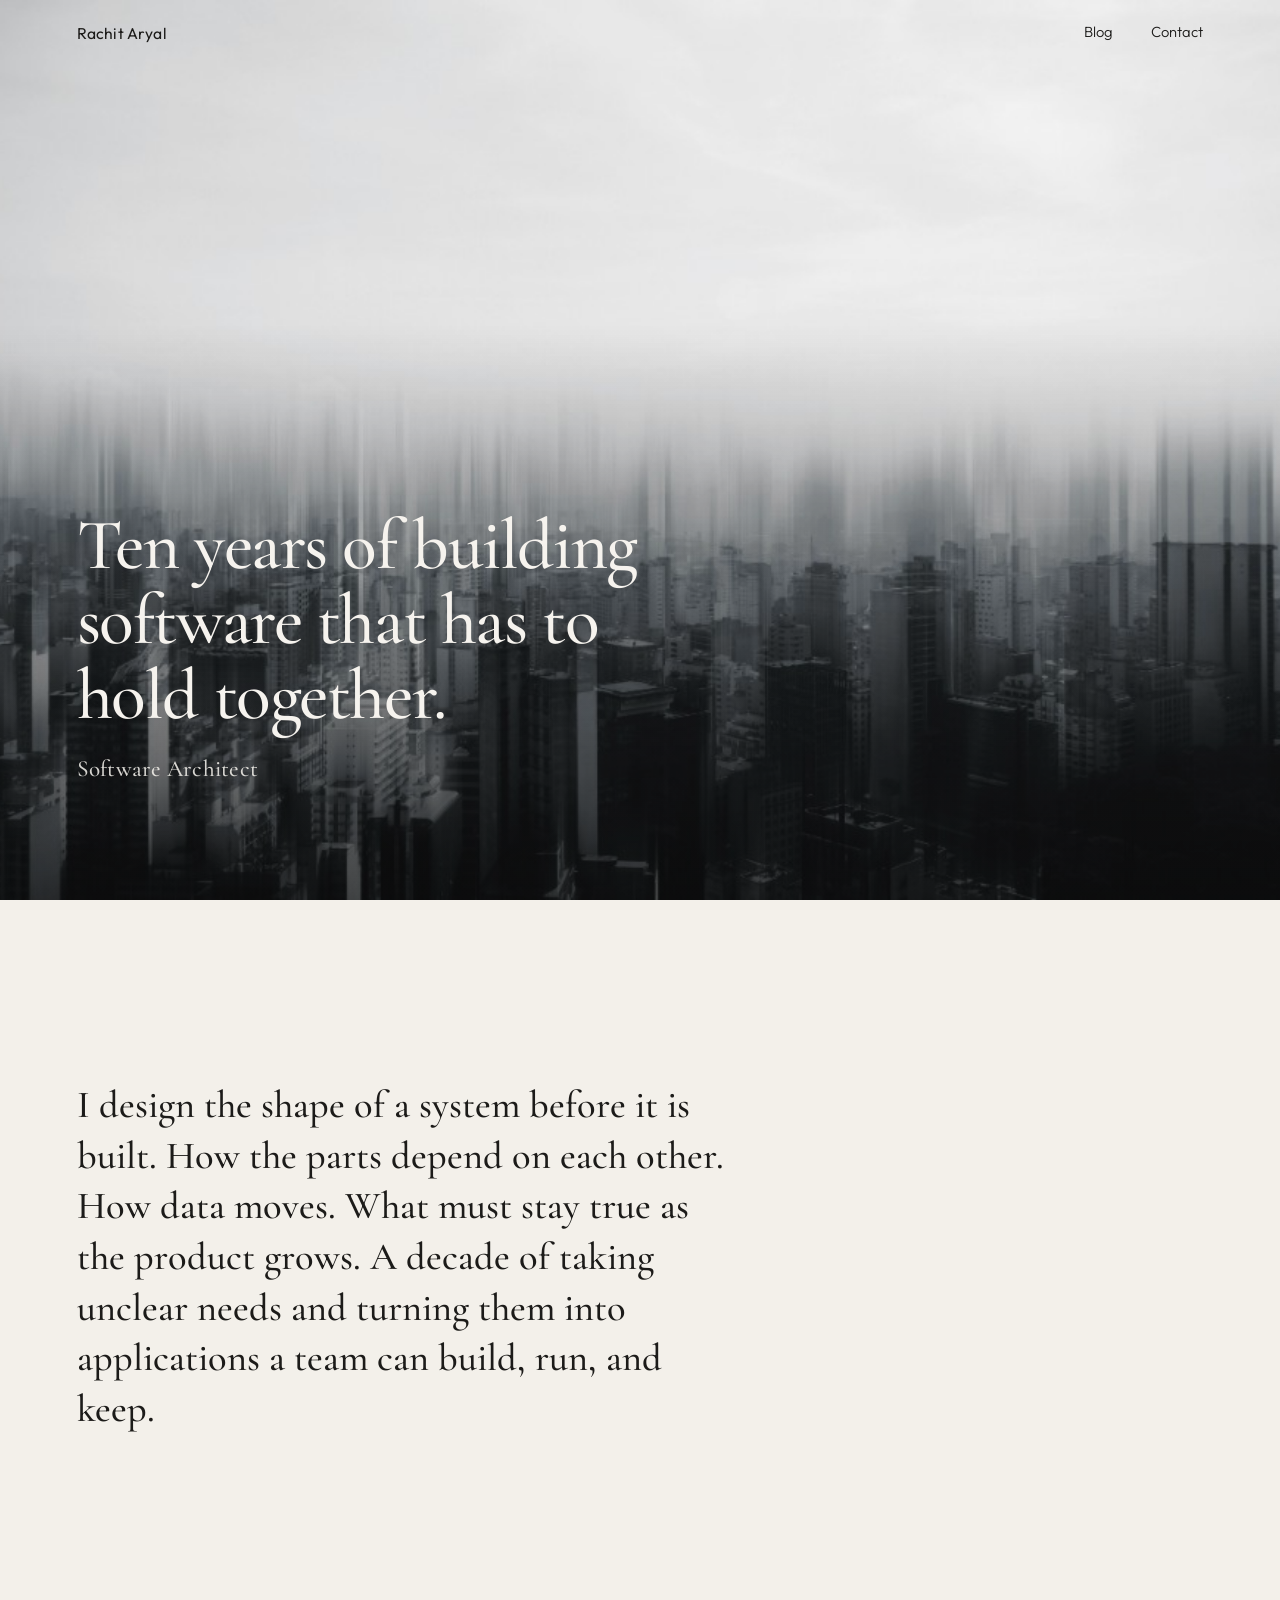
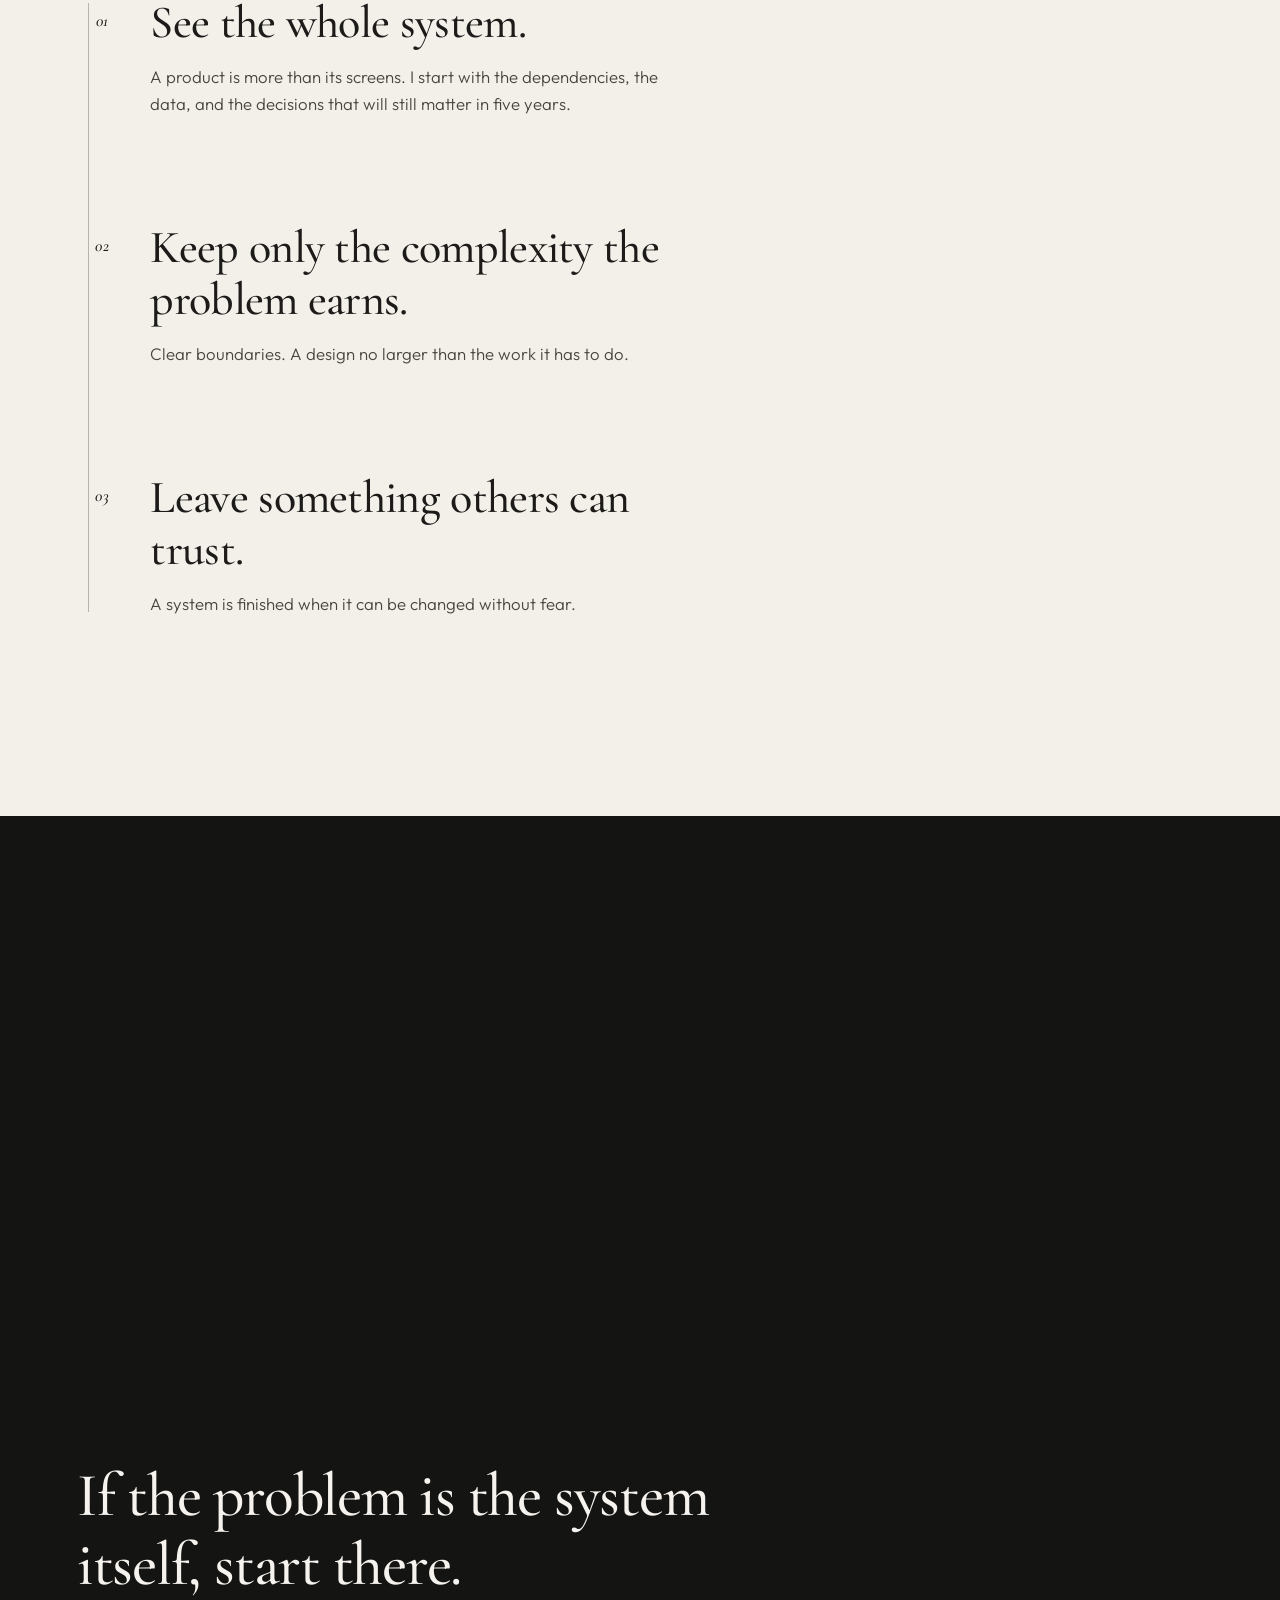
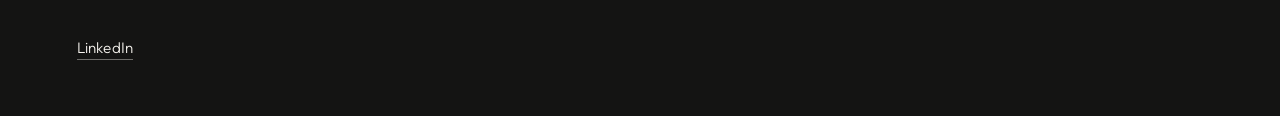
<file: index.html>
<!DOCTYPE html>
<html lang="en">
  <head>
    <meta charset="utf-8" />
    <meta name="viewport" content="width=device-width, initial-scale=1" />
    <title>Rachit Aryal — Software Architect</title>
    <meta
      name="description"
      content="Rachit Aryal, software architect. Ten years of building software that has to hold together."
    />
    <meta name="theme-color" content="#f3f0ea" />
    <link rel="icon" href="favicon.svg" type="image/svg+xml" />
    <link rel="preconnect" href="https://fonts.googleapis.com" />
    <link rel="preconnect" href="https://fonts.gstatic.com" crossorigin />
    <link
      href="https://fonts.googleapis.com/css2?family=Cormorant+Garamond:ital,wght@0,500;0,600;1,500&family=Outfit:wght@300;400&display=swap"
      rel="stylesheet"
    />
    <link rel="stylesheet" href="styles.css" />
  </head>
  <body>
    <img
      class="plate"
      src="city.jpg"
      alt="Fog over a dense city, the towers dissolving upward into white."
    />
    <div class="veil" aria-hidden="true"></div>

    <header class="site-header">
      <a class="brand" href="#top">Rachit Aryal</a>
      <nav class="nav" aria-label="Site">
        <a href="blog/">Blog</a>
        <a href="#contact">Contact</a>
      </nav>
    </header>

    <main id="top">
      <section class="hero" aria-labelledby="statement">
        <div class="hero-copy">
          <h1 id="statement">
            Ten years of building software that has to hold together.
          </h1>
          <p class="role">Software Architect</p>
        </div>
      </section>

      <div class="sheet">
        <section class="about" aria-label="Practice">
          <p>
            I design the shape of a system before it is built. How the parts
            depend on each other. How data moves. What must stay true as the
            product grows. A decade of taking unclear needs and turning them
            into applications a team can build, run, and keep.
          </p>
        </section>

        <section class="principles" aria-label="Principles">
          <ol>
            <li>
              <span class="num">01</span>
              <div>
                <h2>See the whole system.</h2>
                <p>
                  A product is more than its screens. I start with the
                  dependencies, the data, and the decisions that will still
                  matter in five years.
                </p>
              </div>
            </li>
            <li>
              <span class="num">02</span>
              <div>
                <h2>Keep only the complexity the problem earns.</h2>
                <p>
                  Clear boundaries. A design no larger than the work it has to
                  do.
                </p>
              </div>
            </li>
            <li>
              <span class="num">03</span>
              <div>
                <h2>Leave something others can trust.</h2>
                <p>
                  A system is finished when it can be changed without fear.
                </p>
              </div>
            </li>
          </ol>
        </section>
      </div>

      <section class="close" id="contact" data-dark>
        <p>If the problem is the system itself, start there.</p>
        <a class="write" href="https://www.linkedin.com/in/rachitaryal/">LinkedIn</a>
      </section>
    </main>

    <script src="site.js"></script>
  </body>
</html>
</file>
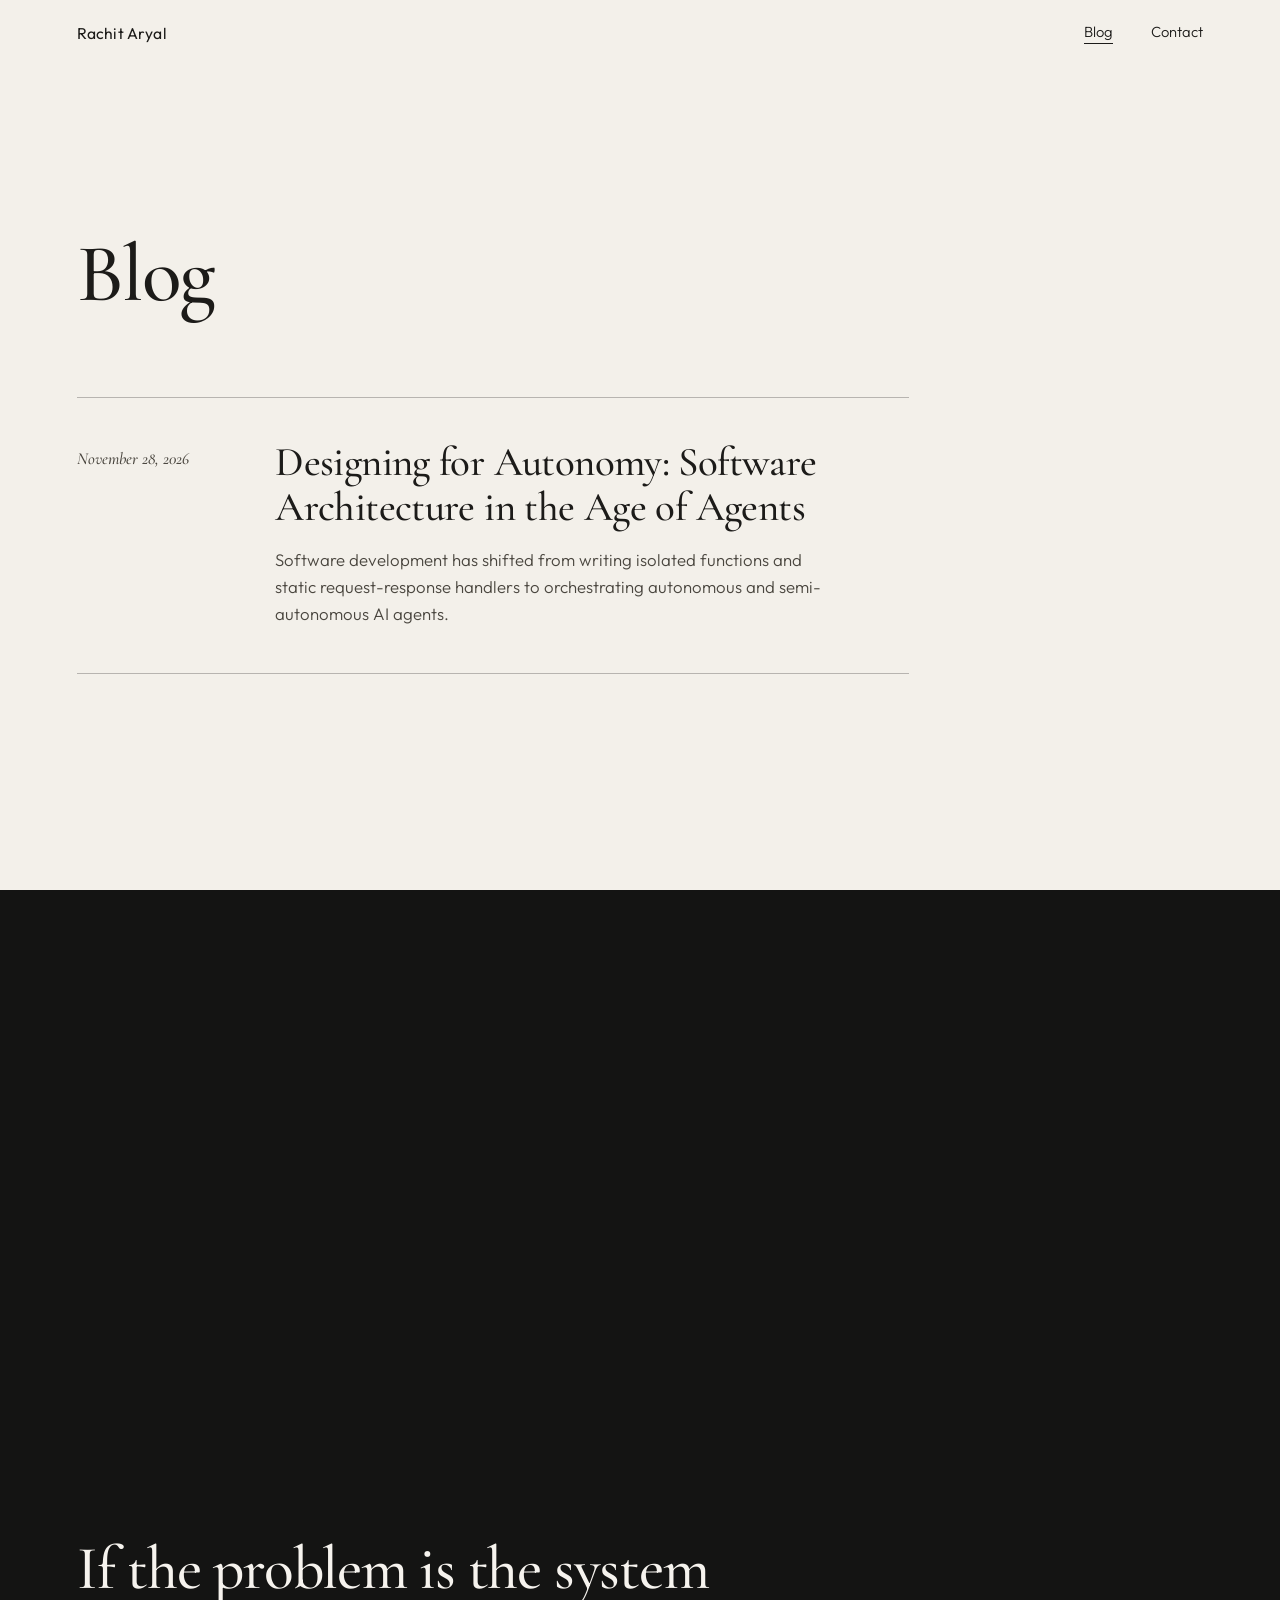
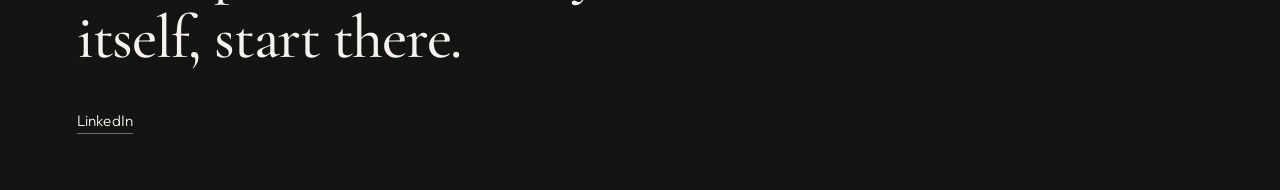
<file: blog/index.html>
<!DOCTYPE html>
<html lang="en">
  <head>
    <meta charset="utf-8" />
    <meta name="viewport" content="width=device-width, initial-scale=1" />
    <title>Blog — Rachit Aryal</title>
    <meta
      name="description"
      content="Writing by Rachit Aryal, software architect."
    />
    <meta name="theme-color" content="#f3f0ea" />
    <link rel="icon" href="../favicon.svg" type="image/svg+xml" />
    <link rel="preconnect" href="https://fonts.googleapis.com" />
    <link rel="preconnect" href="https://fonts.gstatic.com" crossorigin />
    <link
      href="https://fonts.googleapis.com/css2?family=Cormorant+Garamond:ital,wght@0,500;0,600;1,500&family=Outfit:wght@300;400&display=swap"
      rel="stylesheet"
    />
    <link rel="stylesheet" href="../styles.css" />
  </head>
  <body class="paper">
    <header class="site-header">
      <a class="brand" href="../">Rachit Aryal</a>
      <nav class="nav" aria-label="Site">
        <a href="./" aria-current="page">Blog</a>
        <a href="#contact">Contact</a>
      </nav>
    </header>

    <main>
      <div class="sheet">
        <header class="page-head">
          <h1>Blog</h1>
        </header>

        <ol class="posts">
          <li>
            <a class="post-link" href="designing-for-autonomy/">
              <time datetime="2026-11-28">November 28, 2026</time>
              <div>
                <h2>
                  Designing for Autonomy: Software Architecture in the Age of
                  Agents
                </h2>
                <p>
                  Software development has shifted from writing isolated
                  functions and static request-response handlers to
                  orchestrating autonomous and semi-autonomous AI agents.
                </p>
              </div>
            </a>
          </li>
        </ol>
      </div>

      <section class="close" id="contact" data-dark>
        <p>If the problem is the system itself, start there.</p>
        <a class="write" href="https://www.linkedin.com/in/rachitaryal/">LinkedIn</a>
      </section>
    </main>

    <script src="../site.js"></script>
  </body>
</html>
</file>
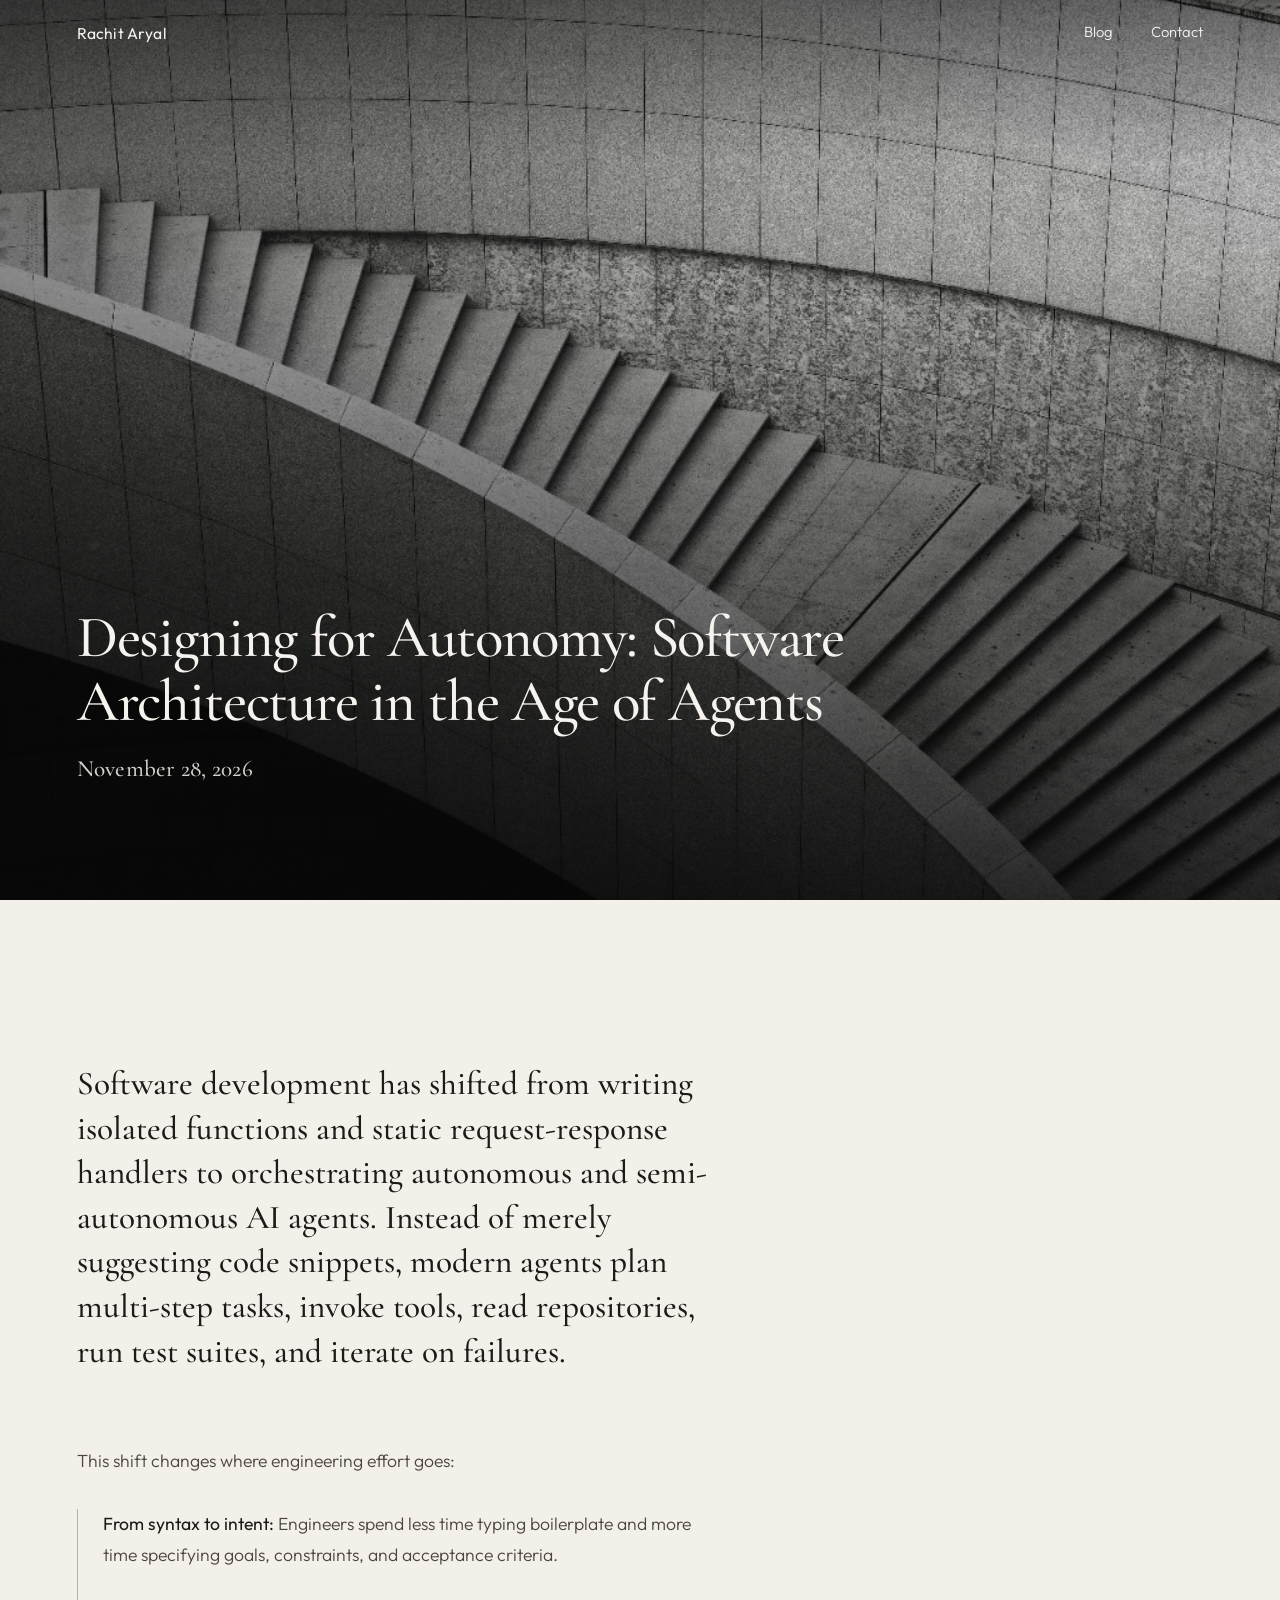
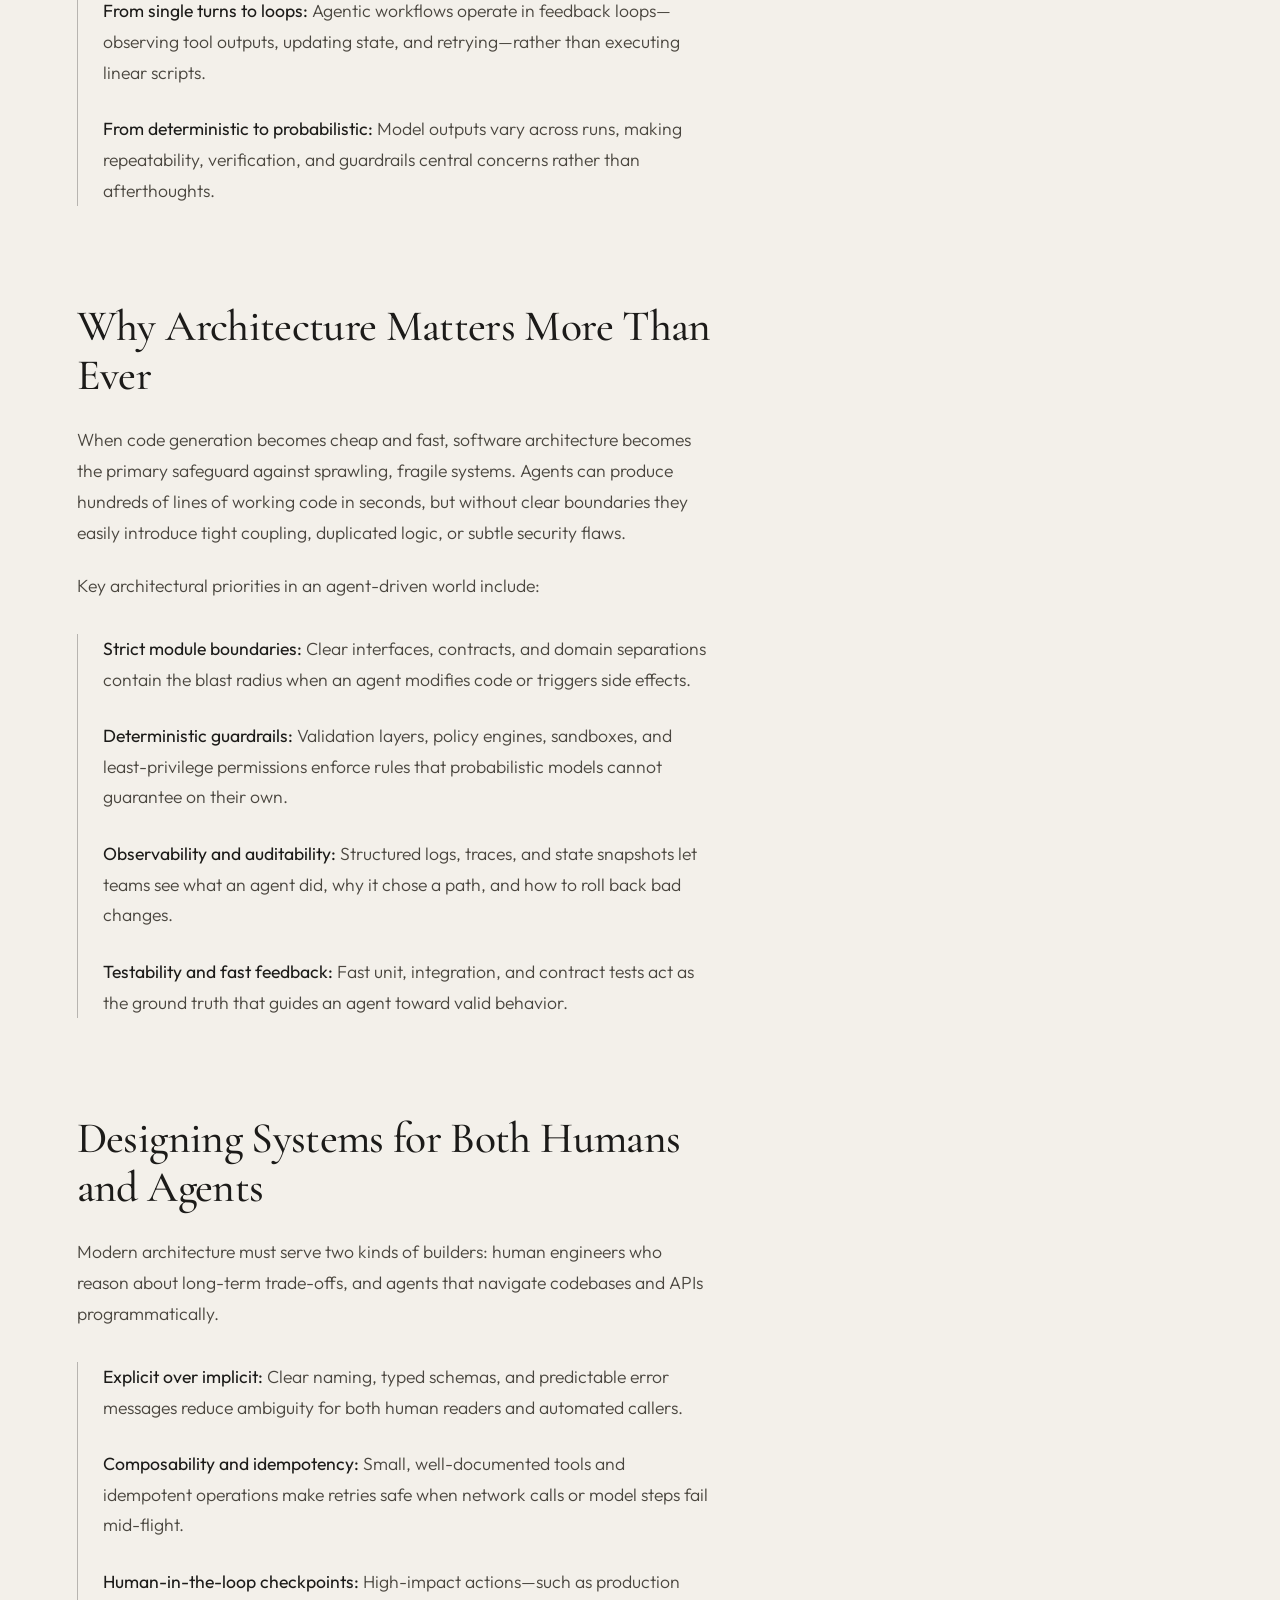
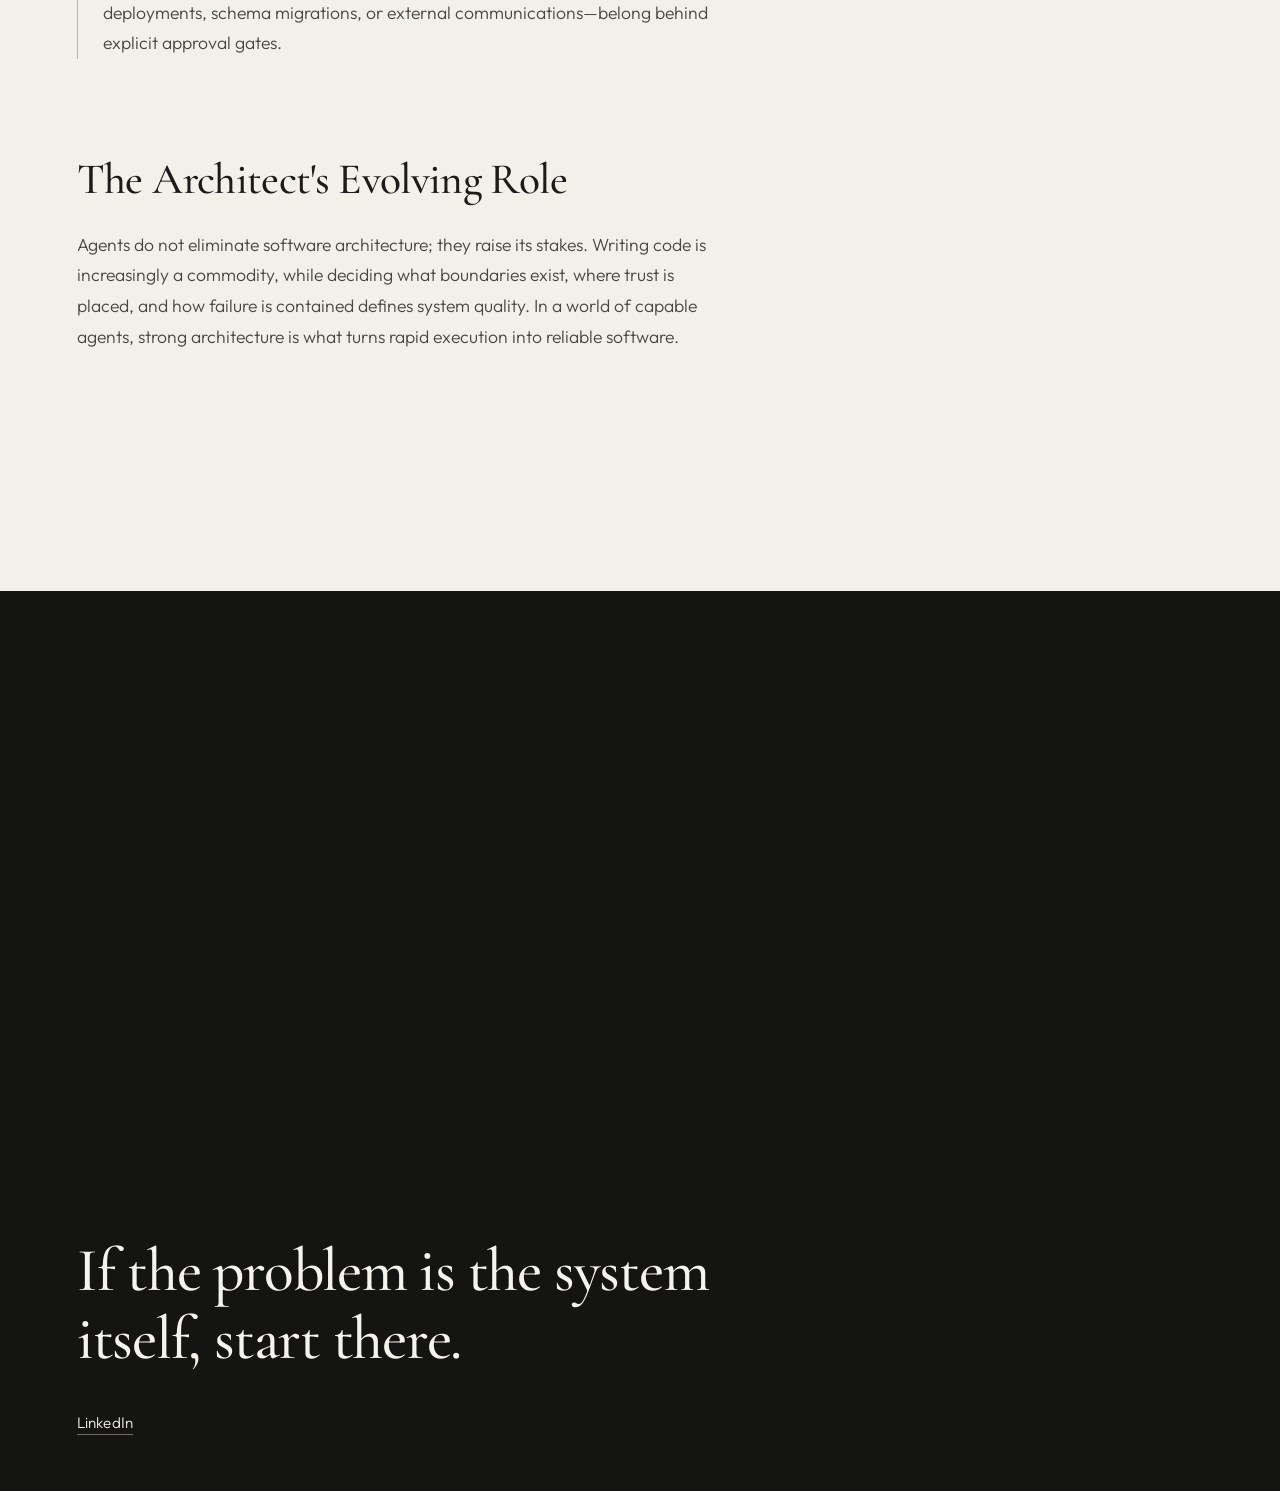
<file: blog/designing-for-autonomy/index.html>
<!DOCTYPE html>
<html lang="en">
  <head>
    <meta charset="utf-8" />
    <meta name="viewport" content="width=device-width, initial-scale=1" />
    <title>
      Designing for Autonomy: Software Architecture in the Age of Agents —
      Rachit Aryal
    </title>
    <meta
      name="description"
      content="When code generation becomes cheap and fast, software architecture becomes the primary safeguard against sprawling, fragile systems."
    />
    <meta name="theme-color" content="#f3f0ea" />
    <link rel="icon" href="../../favicon.svg" type="image/svg+xml" />
    <link rel="preconnect" href="https://fonts.googleapis.com" />
    <link rel="preconnect" href="https://fonts.gstatic.com" crossorigin />
    <link
      href="https://fonts.googleapis.com/css2?family=Cormorant+Garamond:ital,wght@0,500;0,600;1,500&family=Outfit:wght@300;400&display=swap"
      rel="stylesheet"
    />
    <link rel="stylesheet" href="../../styles.css" />
  </head>
  <body>
    <img
      class="plate plate--stairs"
      src="stairs.jpg"
      alt="A stone staircase curving down between granite walls."
    />
    <div class="veil veil--deep" aria-hidden="true"></div>

    <header class="site-header">
      <a class="brand" href="../../">Rachit Aryal</a>
      <nav class="nav" aria-label="Site">
        <a href="../">Blog</a>
        <a href="#contact">Contact</a>
      </nav>
    </header>

    <main>
      <section class="hero hero--post" aria-labelledby="title" data-dark>
        <div class="hero-copy">
          <h1 id="title">
            Designing for Autonomy: Software Architecture in the Age of Agents
          </h1>
          <p class="role">
            <time datetime="2026-11-28">November 28, 2026</time>
          </p>
        </div>
      </section>

      <div class="sheet">
        <article class="article">
          <p class="lede">
            Software development has shifted from writing isolated functions and
            static request-response handlers to orchestrating autonomous and
            semi-autonomous AI agents. Instead of merely suggesting code
            snippets, modern agents plan multi-step tasks, invoke tools, read
            repositories, run test suites, and iterate on failures.
          </p>

          <p>This shift changes where engineering effort goes:</p>
          <ul>
            <li>
              <strong>From syntax to intent:</strong> Engineers spend less time
              typing boilerplate and more time specifying goals, constraints,
              and acceptance criteria.
            </li>
            <li>
              <strong>From single turns to loops:</strong> Agentic workflows
              operate in feedback loops—observing tool outputs, updating state,
              and retrying—rather than executing linear scripts.
            </li>
            <li>
              <strong>From deterministic to probabilistic:</strong> Model
              outputs vary across runs, making repeatability, verification, and
              guardrails central concerns rather than afterthoughts.
            </li>
          </ul>

          <h2>Why Architecture Matters More Than Ever</h2>
          <p>
            When code generation becomes cheap and fast, software architecture
            becomes the primary safeguard against sprawling, fragile systems.
            Agents can produce hundreds of lines of working code in seconds, but
            without clear boundaries they easily introduce tight coupling,
            duplicated logic, or subtle security flaws.
          </p>
          <p>Key architectural priorities in an agent-driven world include:</p>
          <ul>
            <li>
              <strong>Strict module boundaries:</strong> Clear interfaces,
              contracts, and domain separations contain the blast radius when an
              agent modifies code or triggers side effects.
            </li>
            <li>
              <strong>Deterministic guardrails:</strong> Validation layers,
              policy engines, sandboxes, and least-privilege permissions enforce
              rules that probabilistic models cannot guarantee on their own.
            </li>
            <li>
              <strong>Observability and auditability:</strong> Structured logs,
              traces, and state snapshots let teams see what an agent did, why
              it chose a path, and how to roll back bad changes.
            </li>
            <li>
              <strong>Testability and fast feedback:</strong> Fast unit,
              integration, and contract tests act as the ground truth that
              guides an agent toward valid behavior.
            </li>
          </ul>

          <h2>Designing Systems for Both Humans and Agents</h2>
          <p>
            Modern architecture must serve two kinds of builders: human
            engineers who reason about long-term trade-offs, and agents that
            navigate codebases and APIs programmatically.
          </p>
          <ul>
            <li>
              <strong>Explicit over implicit:</strong> Clear naming, typed
              schemas, and predictable error messages reduce ambiguity for both
              human readers and automated callers.
            </li>
            <li>
              <strong>Composability and idempotency:</strong> Small,
              well-documented tools and idempotent operations make retries safe
              when network calls or model steps fail mid-flight.
            </li>
            <li>
              <strong>Human-in-the-loop checkpoints:</strong> High-impact
              actions—such as production deployments, schema migrations, or
              external communications—belong behind explicit approval gates.
            </li>
          </ul>

          <h2>The Architect's Evolving Role</h2>
          <p>
            Agents do not eliminate software architecture; they raise its
            stakes. Writing code is increasingly a commodity, while deciding
            what boundaries exist, where trust is placed, and how failure is
            contained defines system quality. In a world of capable agents,
            strong architecture is what turns rapid execution into reliable
            software.
          </p>
        </article>
      </div>

      <section class="close" id="contact" data-dark>
        <p>If the problem is the system itself, start there.</p>
        <a class="write" href="https://www.linkedin.com/in/rachitaryal/">LinkedIn</a>
      </section>
    </main>

    <script src="../../site.js"></script>
  </body>
</html>
</file>
<file: styles.css>
:root {
  --paper: #f3f0ea;
  --ink: #1c1b19;
  --quiet: #4a463f;
  --line: rgba(28, 27, 25, 0.28);
  --light: #f6f3ee;
  --dark: #141413;
  --edge: clamp(1.4rem, 6vw, 5.5rem);
  --serif: "Cormorant Garamond", "Iowan Old Style", Palatino, Georgia, serif;
  --sans: Outfit, "Avenir Next", "Segoe UI", sans-serif;
}

* {
  box-sizing: border-box;
}

html {
  scroll-behavior: smooth;
}

body {
  margin: 0;
  background: #d5d5d5;
  color: var(--ink);
  font-family: var(--sans);
  font-weight: 300;
}

.plate {
  position: fixed;
  inset: 0;
  width: 100%;
  height: 100%;
  object-fit: cover;
  object-position: center 68%;
  z-index: 0;
}

.veil {
  position: fixed;
  inset: 0;
  z-index: 0;
  pointer-events: none;
  background: linear-gradient(
    to bottom,
    rgba(255, 255, 255, 0) 0%,
    rgba(255, 255, 255, 0) 36%,
    rgba(12, 12, 12, 0.18) 58%,
    rgba(8, 8, 8, 0.62) 100%
  );
}

.site-header {
  position: fixed;
  top: 0;
  left: 0;
  right: 0;
  z-index: 3;
  display: flex;
  align-items: center;
  justify-content: space-between;
  padding: 1.35rem var(--edge);
  color: var(--ink);
  transition: color 0.4s ease, background-color 0.4s ease;
}

.site-header.on-dark {
  color: var(--light);
}

.site-header.on-paper {
  background: var(--paper);
}

.brand,
.nav a,
.write,
.post-link {
  color: inherit;
  text-decoration: none;
}

.brand {
  font-size: 0.98rem;
  font-weight: 400;
  letter-spacing: 0.01em;
}

.nav {
  display: flex;
  gap: clamp(1.4rem, 3vw, 2.4rem);
}

.nav a {
  font-size: 0.92rem;
  font-weight: 300;
  padding-bottom: 0.15rem;
  border-bottom: 1px solid transparent;
}

.nav a:hover,
.nav a[aria-current="page"] {
  border-bottom-color: currentColor;
}

a:focus-visible {
  outline: 1px solid currentColor;
  outline-offset: 4px;
}

.hero {
  position: relative;
  z-index: 1;
  height: 100svh;
  min-height: 36rem;
}

.hero-copy {
  position: absolute;
  left: var(--edge);
  right: var(--edge);
  bottom: 13vh;
  max-width: 40rem;
  color: var(--light);
}

.hero h1 {
  margin: 0;
  max-width: 11em;
  font-family: var(--serif);
  font-weight: 500;
  font-size: clamp(2.7rem, 5.6vw, 4.75rem);
  line-height: 1.05;
  letter-spacing: -0.02em;
}

.role {
  margin: 1.35rem 0 0;
  font-family: var(--serif);
  font-size: clamp(1.2rem, 2vw, 1.45rem);
  font-weight: 500;
  letter-spacing: 0.01em;
  color: rgba(246, 243, 238, 0.86);
}

.sheet,
.close {
  position: relative;
  z-index: 1;
}

.sheet {
  background: var(--paper);
}

.about {
  padding: 20vh var(--edge) 8vh;
}

.about p {
  margin: 0;
  max-width: 17em;
  font-family: var(--serif);
  font-weight: 500;
  font-size: clamp(1.75rem, 3vw, 2.55rem);
  line-height: 1.32;
}

.principles {
  padding: 10vh var(--edge) 22vh;
}

.principles ol {
  position: relative;
  list-style: none;
  margin: 0;
  padding: 0;
  max-width: 38rem;
}

.principles ol::before {
  content: "";
  position: absolute;
  left: 0.7rem;
  top: 0.4rem;
  bottom: 0.4rem;
  width: 1px;
  background: var(--line);
}

.principles li {
  position: relative;
  display: grid;
  grid-template-columns: 3.2rem 1fr;
  gap: 1.4rem;
  padding: 0 0 6.5rem;
}

.principles li:last-child {
  padding-bottom: 0;
}

.num {
  position: relative;
  z-index: 1;
  justify-self: center;
  margin-top: 0.45rem;
  padding: 0.35rem 0;
  background: var(--paper);
  font-family: var(--serif);
  font-style: italic;
  font-weight: 500;
  font-size: 1.05rem;
  letter-spacing: 0.04em;
}

.principles h2 {
  margin: 0;
  font-family: var(--serif);
  font-weight: 500;
  font-size: clamp(2rem, 3.6vw, 3.15rem);
  line-height: 1.12;
  letter-spacing: -0.015em;
}

.principles p {
  margin: 1rem 0 0;
  max-width: 34em;
  font-size: 1.05rem;
  line-height: 1.6;
  color: var(--quiet);
}

.close {
  display: flex;
  flex-direction: column;
  justify-content: flex-end;
  min-height: 100svh;
  padding: 22vh var(--edge) 3.5rem;
  background: var(--dark);
  color: var(--light);
}

.close p {
  margin: 0;
  max-width: 11em;
  font-family: var(--serif);
  font-weight: 500;
  font-size: clamp(2.3rem, 4.8vw, 4.15rem);
  line-height: 1.12;
  letter-spacing: -0.02em;
}

.write {
  display: inline-block;
  margin-top: 2.4rem;
  font-size: 0.95rem;
  font-weight: 300;
  letter-spacing: 0.01em;
  border-bottom: 1px solid rgba(246, 243, 238, 0.4);
  width: fit-content;
  padding-bottom: 0.15rem;
}

.write:hover {
  border-bottom-color: var(--light);
}

.paper {
  background: var(--paper);
}

.plate--stairs {
  object-position: center 58%;
}

.veil--deep {
  background: linear-gradient(
      to bottom,
      rgba(10, 10, 10, 0.5) 0%,
      rgba(10, 10, 10, 0) 18%,
      rgba(10, 10, 10, 0) 30%,
      rgba(10, 10, 10, 0.45) 62%,
      rgba(8, 8, 8, 0.82) 100%
    ),
    linear-gradient(
      to right,
      rgba(8, 8, 8, 0.4) 0%,
      rgba(8, 8, 8, 0) 60%
    );
}

.hero--post .hero-copy {
  max-width: 52rem;
}

.hero--post h1 {
  max-width: 14em;
  font-size: clamp(2.4rem, 4.6vw, 4.1rem);
  line-height: 1.08;
}

.page-head {
  padding: 26vh var(--edge) 9vh;
}

.page-head h1 {
  margin: 0;
  font-family: var(--serif);
  font-weight: 500;
  font-size: clamp(3rem, 6.4vw, 5.4rem);
  line-height: 1;
  letter-spacing: -0.02em;
}

.posts {
  list-style: none;
  margin: 0;
  padding: 0 var(--edge) 24vh;
}

.posts li {
  max-width: 52rem;
  border-top: 1px solid var(--line);
}

.posts li:last-child {
  border-bottom: 1px solid var(--line);
}

.post-link {
  display: grid;
  grid-template-columns: 11rem 1fr;
  gap: 1.4rem;
  padding: 2.6rem 0 2.8rem;
}

.post-link time {
  padding-top: 0.55rem;
  font-family: var(--serif);
  font-style: italic;
  font-weight: 500;
  font-size: 1.05rem;
  color: var(--quiet);
}

.post-link h2 {
  margin: 0;
  font-family: var(--serif);
  font-weight: 500;
  font-size: clamp(1.9rem, 3.2vw, 2.7rem);
  line-height: 1.12;
  letter-spacing: -0.015em;
}

.post-link p {
  margin: 1rem 0 0;
  max-width: 34em;
  font-size: 1.05rem;
  line-height: 1.6;
  color: var(--quiet);
}

.post-link:hover h2 {
  text-decoration: underline;
  text-decoration-thickness: 1px;
  text-underline-offset: 0.18em;
}

.article {
  padding: 18vh var(--edge) 24vh;
}

.article > * {
  max-width: 40rem;
}

.article .lede {
  margin: 0 0 4.5rem;
  max-width: 19em;
  font-family: var(--serif);
  font-weight: 500;
  font-size: clamp(1.6rem, 2.6vw, 2.2rem);
  line-height: 1.34;
  color: var(--ink);
}

.article h2 {
  margin: 6rem 0 1.6rem;
  font-family: var(--serif);
  font-weight: 500;
  font-size: clamp(2rem, 3.4vw, 2.9rem);
  line-height: 1.12;
  letter-spacing: -0.015em;
}

.article p,
.article li {
  font-size: 1.1rem;
  line-height: 1.75;
  color: var(--quiet);
}

.article p {
  margin: 0 0 1.4rem;
}

.article ul {
  list-style: none;
  margin: 2rem 0 0;
  padding: 0;
  border-left: 1px solid var(--line);
}

.article li {
  margin: 0 0 1.6rem;
  padding-left: 1.6rem;
}

.article li:last-child {
  margin-bottom: 0;
}

.article strong {
  font-weight: 400;
  color: var(--ink);
}

@media (max-width: 700px) {
  .hero {
    min-height: 100svh;
  }

  .hero-copy {
    bottom: 10vh;
  }

  .about {
    padding-top: 14vh;
  }

  .principles li {
    padding-bottom: 4.5rem;
  }

  .page-head {
    padding-top: 20vh;
  }

  .post-link {
    grid-template-columns: 1fr;
    gap: 0.6rem;
  }

  .post-link time {
    padding-top: 0;
  }

  .article {
    padding-top: 12vh;
  }

  .article h2 {
    margin-top: 4.5rem;
  }
}

@media (prefers-reduced-motion: reduce) {
  html {
    scroll-behavior: auto;
  }

  .site-header {
    transition: none;
  }
}

@media (prefers-reduced-motion: no-preference) {
  .hero-copy {
    animation: rise 1.3s ease both;
  }
}

@keyframes rise {
  from {
    opacity: 0;
    transform: translateY(14px);
  }

  to {
    opacity: 1;
    transform: none;
  }
}
</file>
